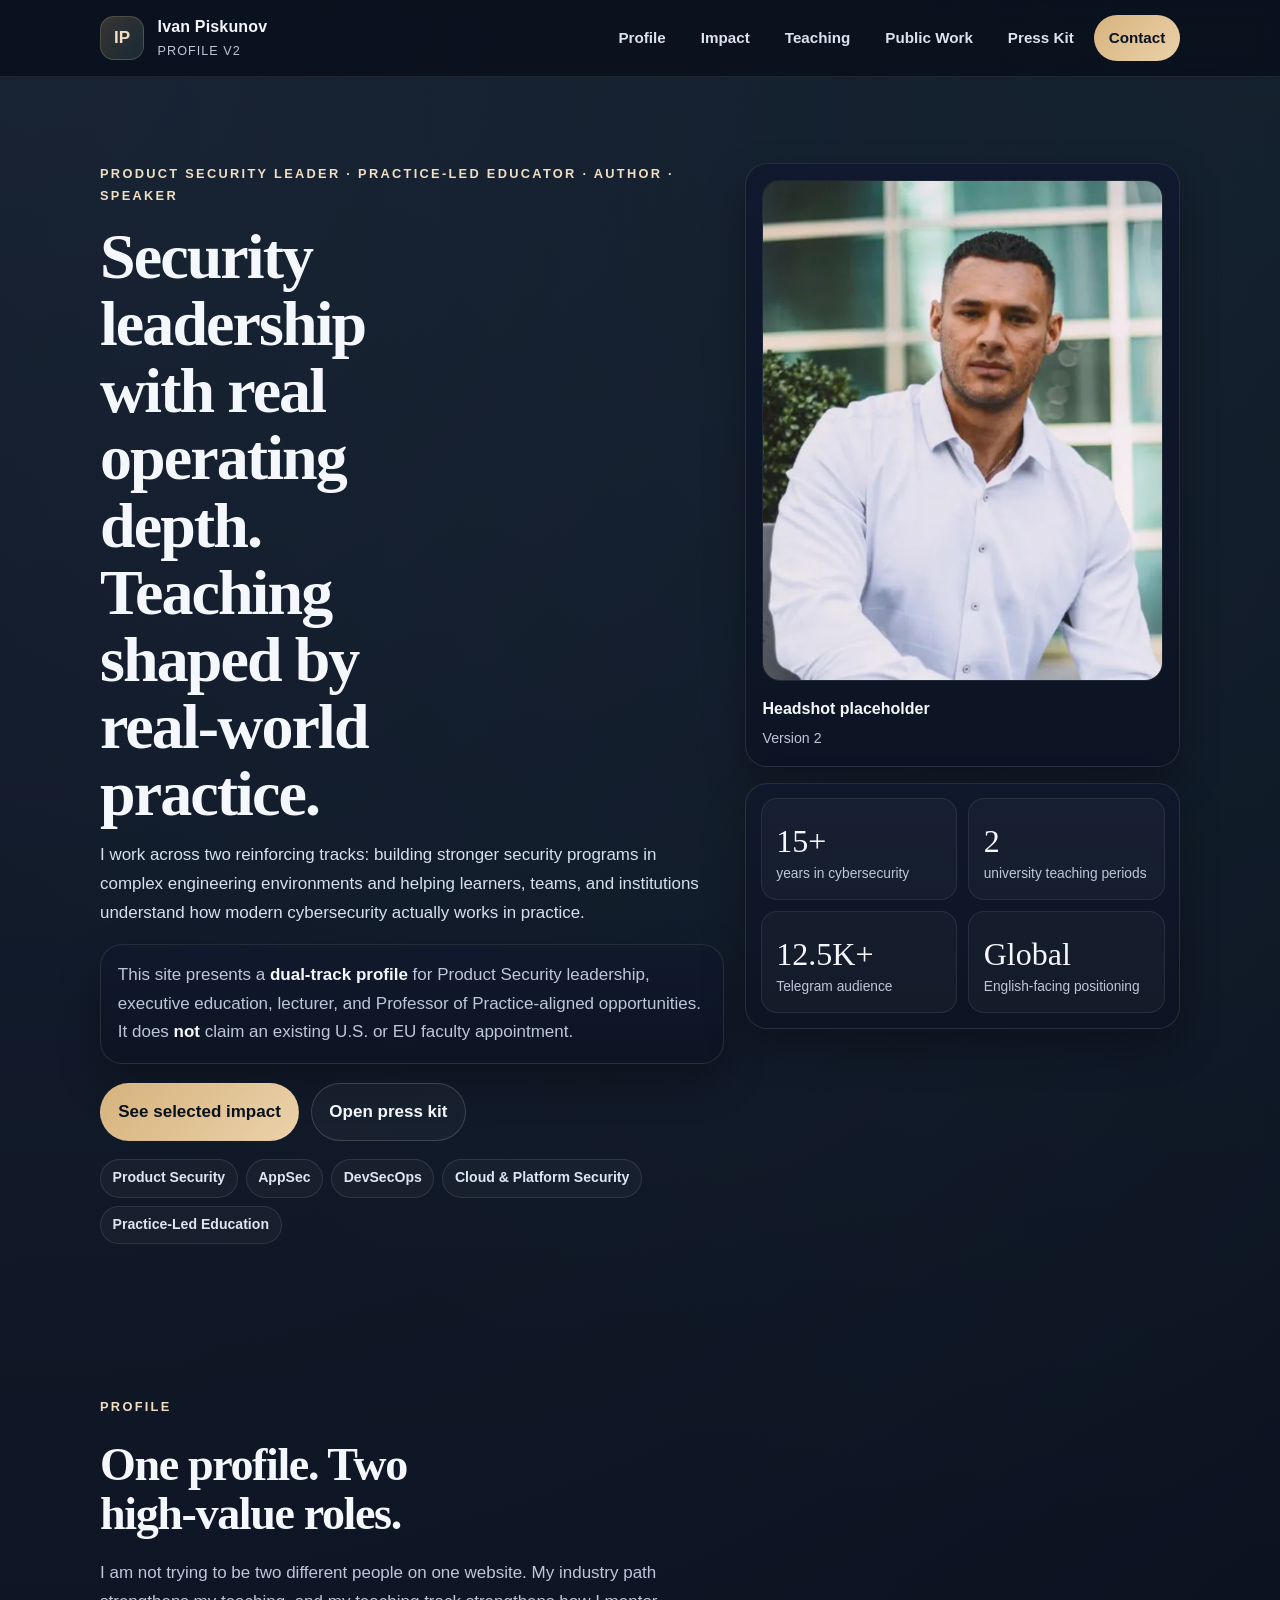
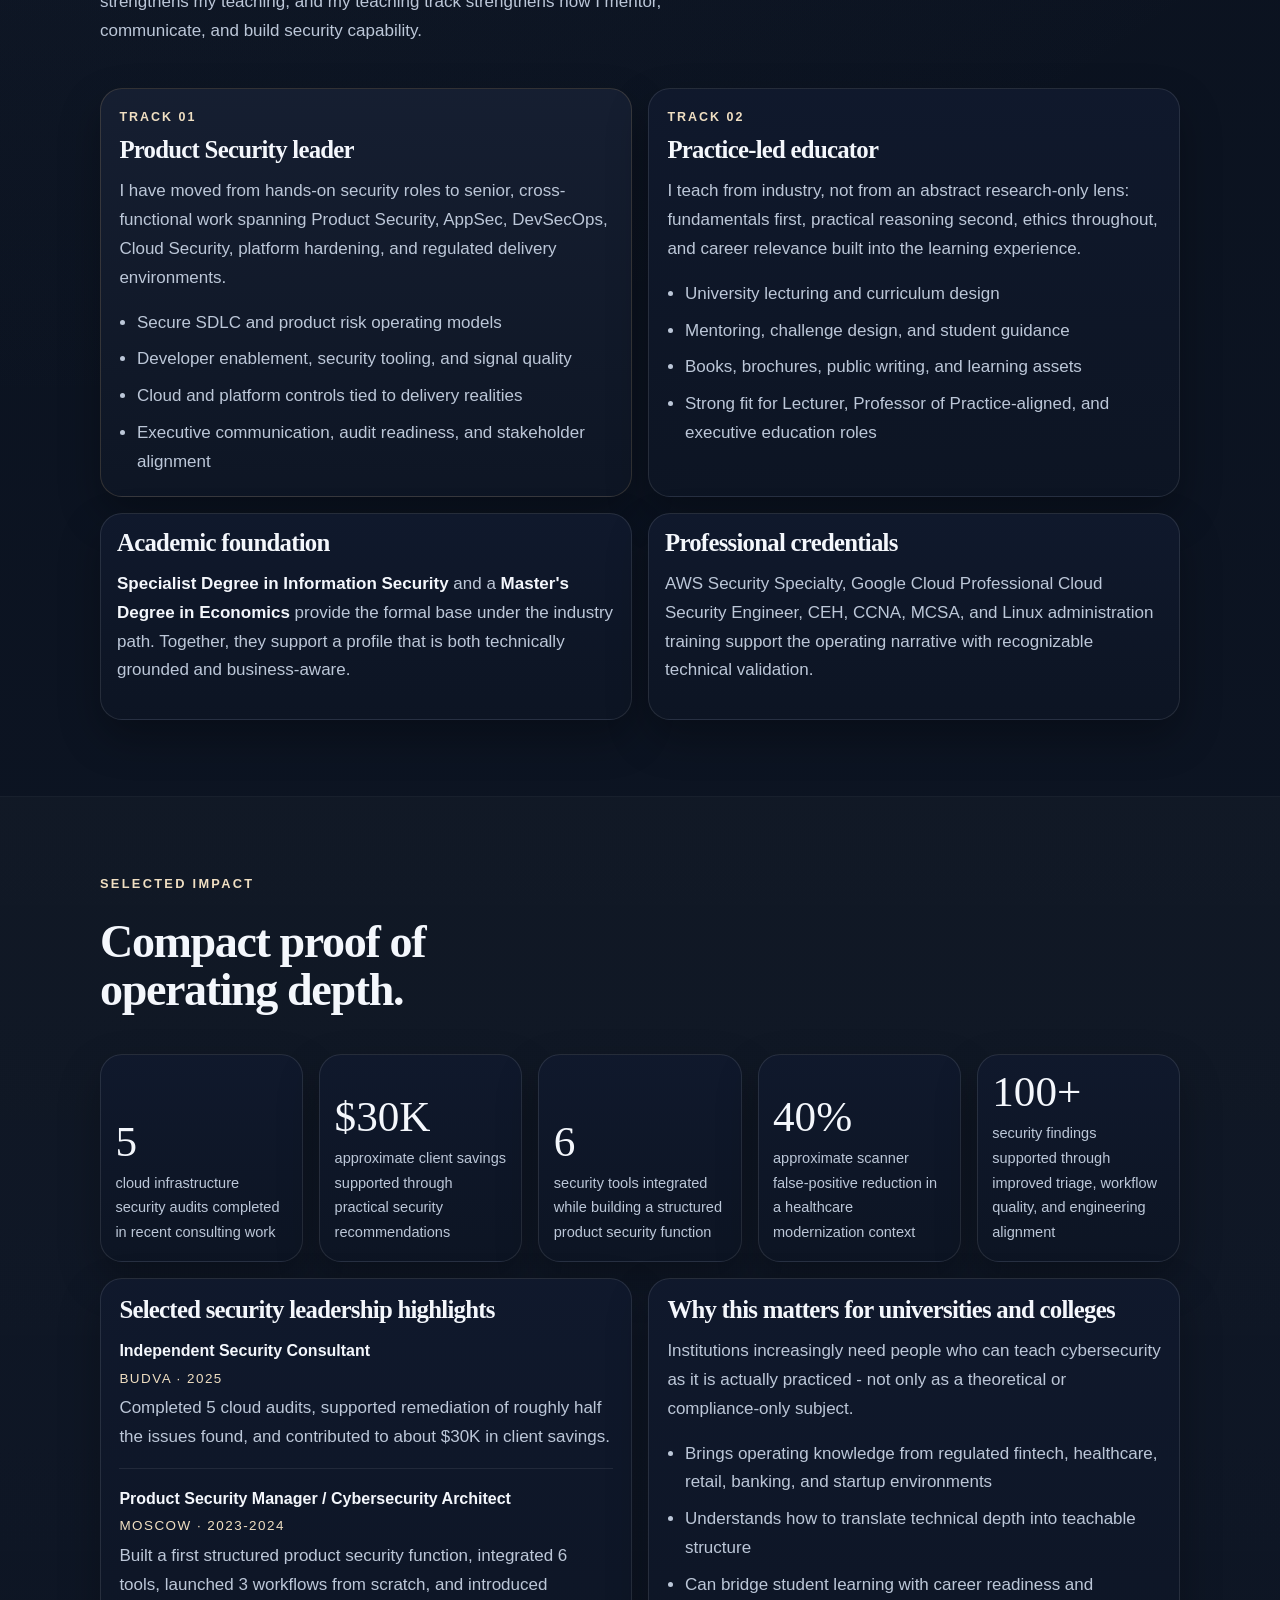
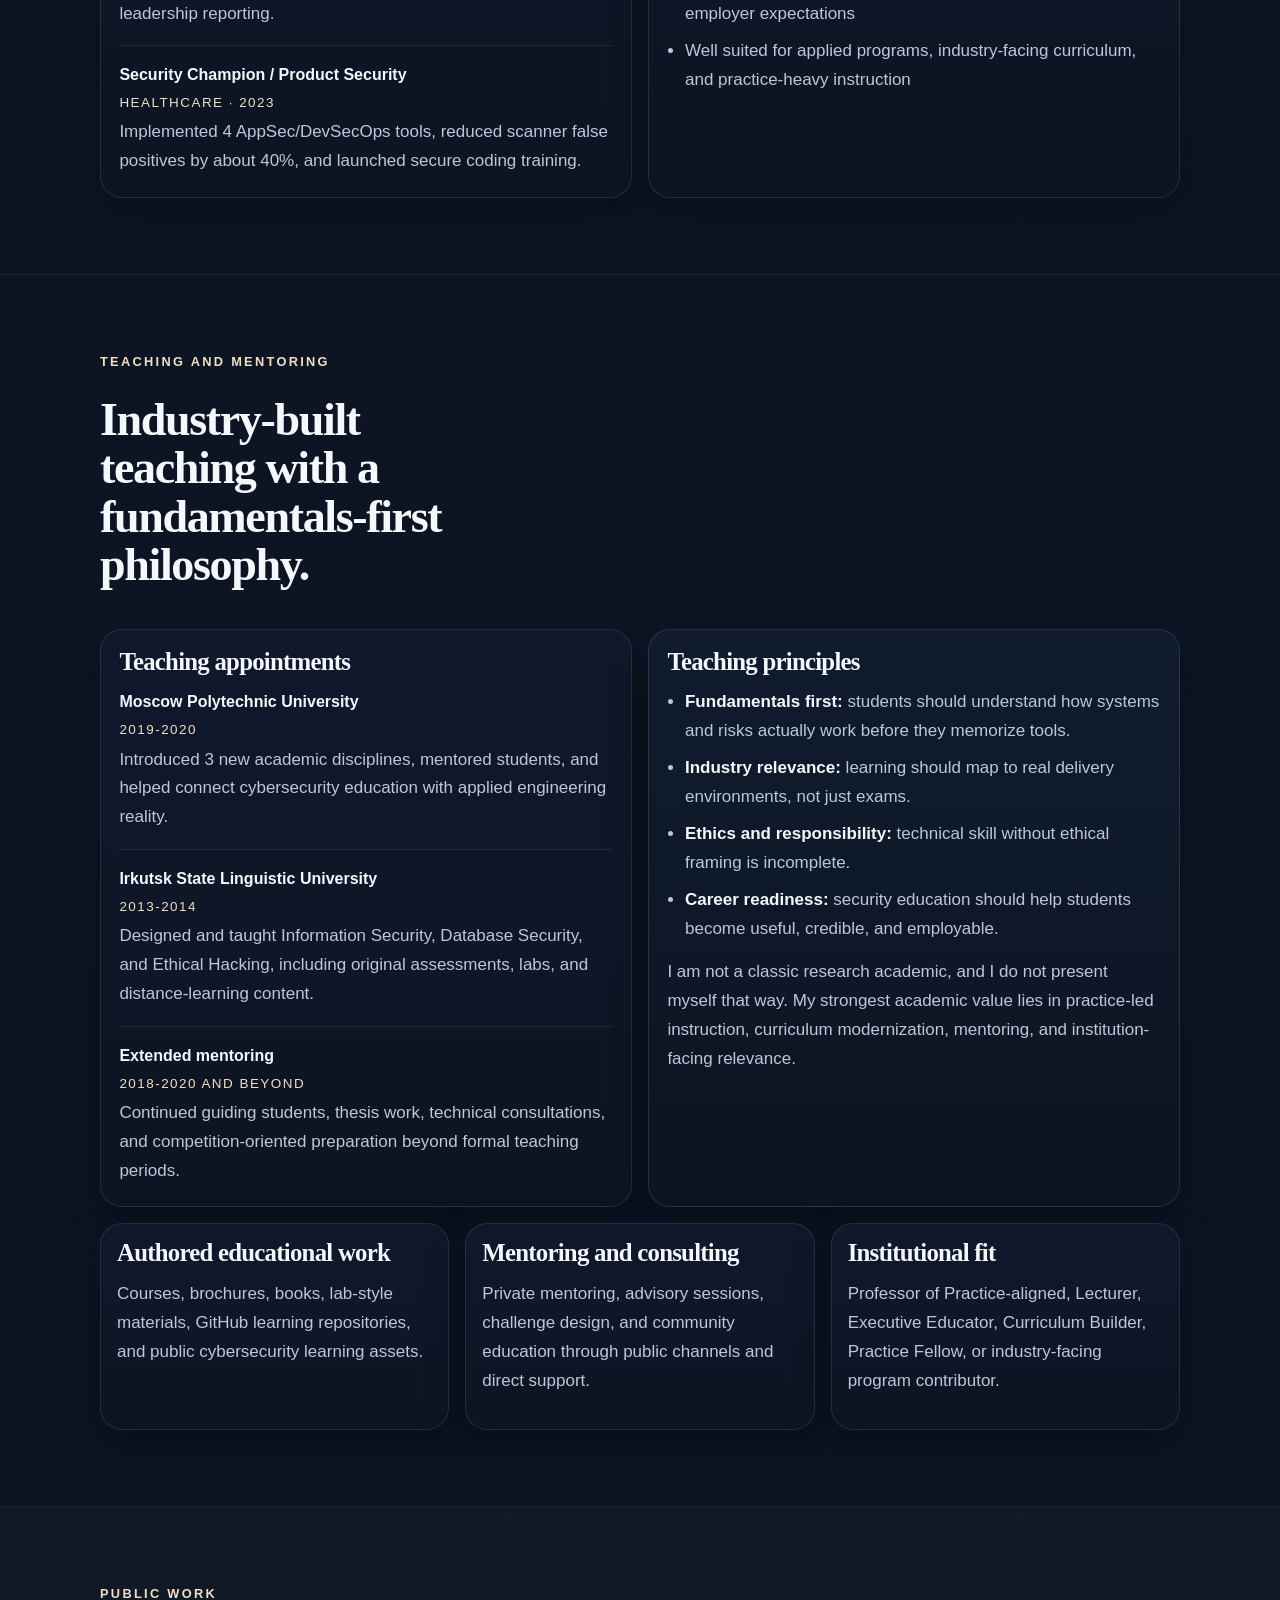
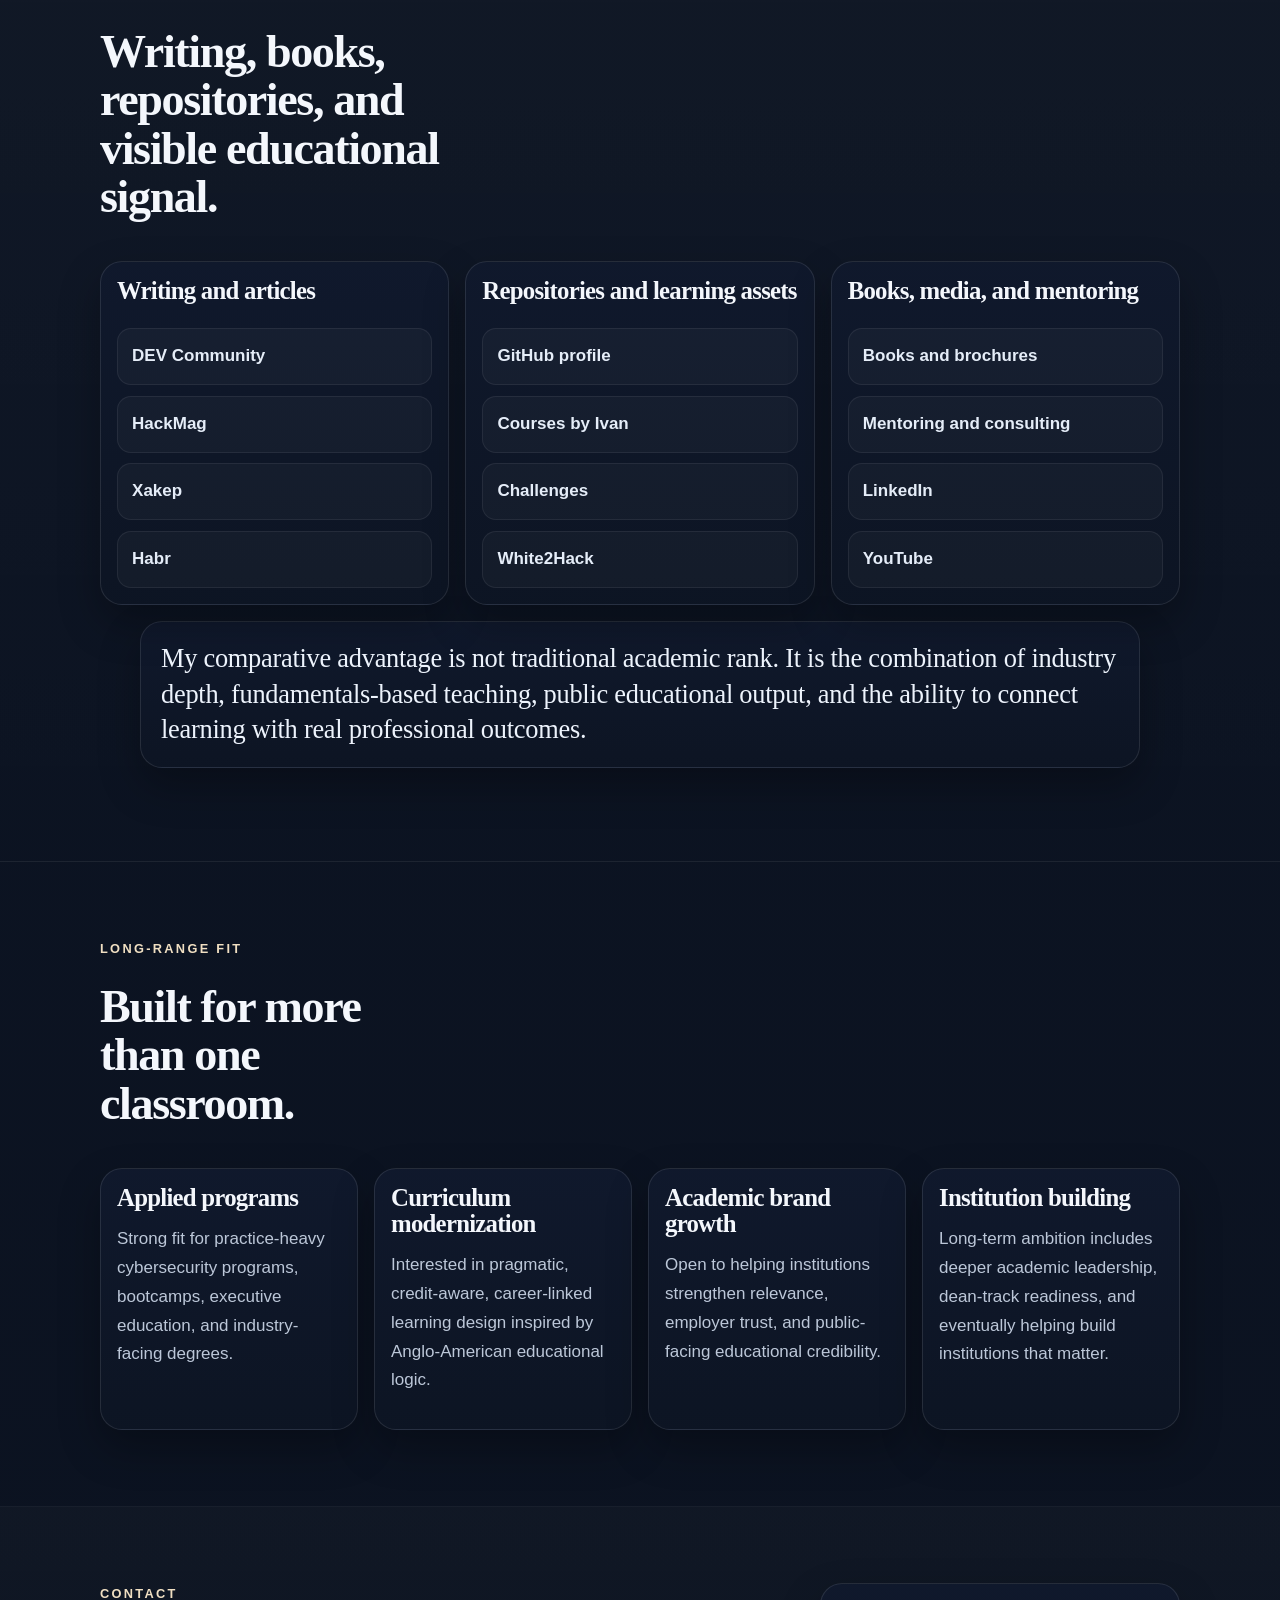
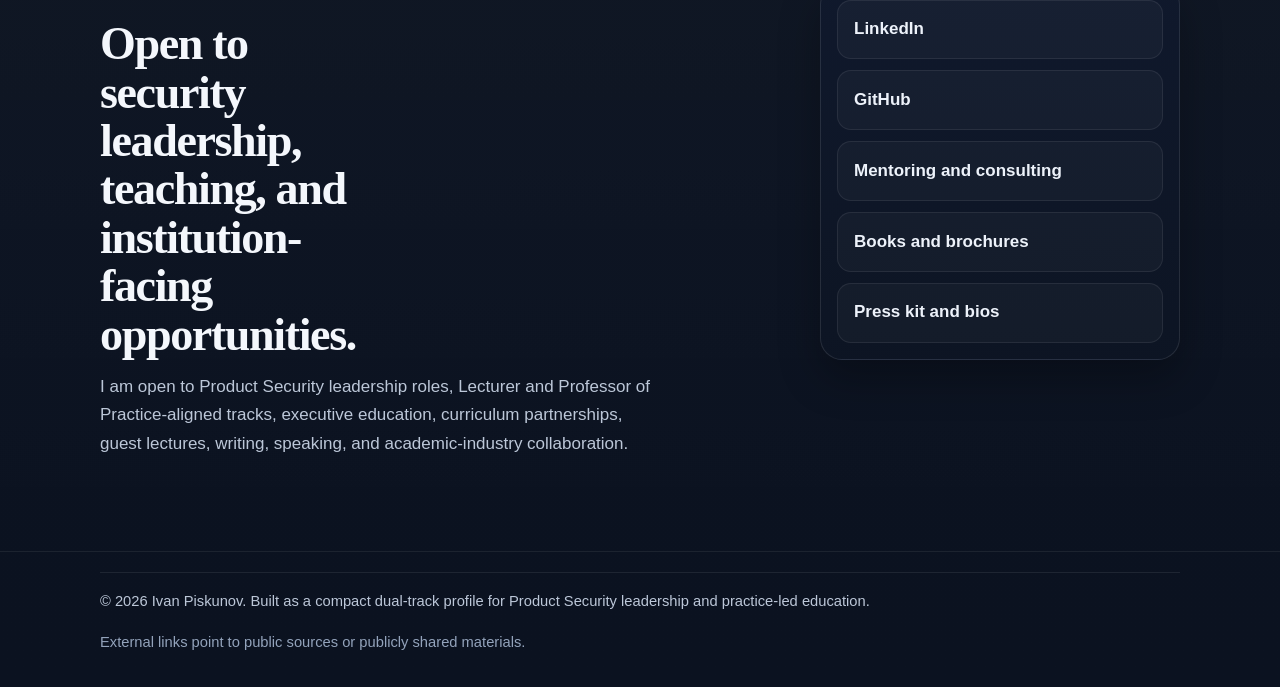
<file: index.html>
<!DOCTYPE html>
<html lang="en">
<head>
  <meta charset="UTF-8" />
  <meta name="viewport" content="width=device-width, initial-scale=1.0" />
  <title>Ivan Piskunov | Product Security Leader & Practice-Led Educator</title>
  <meta name="description" content="Compact profile of Ivan Piskunov: Product Security leader, practice-led educator, author, speaker, and mentor." />
  <meta name="theme-color" content="#0d1422" />
  <link rel="stylesheet" href="styles.css" />
</head>
<body>
  <header class="site-header">
    <div class="shell nav-shell">
      <a class="brand" href="#top">
        <span class="brand-mark">IP</span>
        <span class="brand-copy">
          <strong>Ivan Piskunov</strong>
          <small>Profile v2</small>
        </span>
      </a>
      <button class="menu-toggle" aria-label="Toggle menu" aria-expanded="false">☰</button>
      <nav class="site-nav">
        <a href="#profile">Profile</a>
        <a href="#impact">Impact</a>
        <a href="#teaching">Teaching</a>
        <a href="#public">Public Work</a>
        <a href="press-kit.html">Press Kit</a>
        <a class="nav-cta" href="#contact">Contact</a>
      </nav>
    </div>
  </header>

  <main id="top">
    <section class="hero">
      <div class="shell hero-shell">
        <div class="hero-copy">
          <p class="eyebrow">Product Security leader · Practice-led educator · Author · Speaker</p>
          <h1>Security leadership with real operating depth. Teaching shaped by real-world practice.</h1>
          <p class="lead">
            I work across two reinforcing tracks: building stronger security programs in complex engineering environments and helping learners,
            teams, and institutions understand how modern cybersecurity actually works in practice.
          </p>
          <p class="hero-note">
            This site presents a <strong>dual-track profile</strong> for Product Security leadership, executive education, lecturer,
            and Professor of Practice-aligned opportunities. It does <strong>not</strong> claim an existing U.S. or EU faculty appointment.
          </p>
          <div class="hero-actions">
            <a class="button button-primary" href="#impact">See selected impact</a>
            <a class="button button-secondary" href="press-kit.html">Open press kit</a>
          </div>
          <div class="quick-tags">
            <span>Product Security</span>
            <span>AppSec</span>
            <span>DevSecOps</span>
            <span>Cloud & Platform Security</span>
            <span>Practice-Led Education</span>
          </div>
        </div>

        <aside class="hero-aside">
          <div class="portrait-card">
            <div class="portrait-frame">
              <img src="assets/headshot-placeholder.jpg" alt="Official Ivan Piskunov" />
            </div>
            <div class="portrait-text">
              <strong>Headshot placeholder</strong>
              <small>Version 2</small>
            </div>
          </div>

          <div class="signal-card">
            <div class="signal-item"><span>15+</span><small>years in cybersecurity</small></div>
            <div class="signal-item"><span>2</span><small>university teaching periods</small></div>
            <div class="signal-item"><span>12.5K+</span><small>Telegram audience</small></div>
            <div class="signal-item"><span>Global</span><small>English-facing positioning</small></div>
          </div>
        </aside>
      </div>
    </section>

    <section class="section" id="profile">
      <div class="shell">
        <div class="section-head compact-head">
          <p class="eyebrow">Profile</p>
          <h2>One profile. Two high-value roles.</h2>
          <p class="section-intro">I am not trying to be two different people on one website. My industry path strengthens my teaching, and my teaching track strengthens how I mentor, communicate, and build security capability.</p>
        </div>

        <div class="equal-grid two-up">
          <article class="panel panel-accent">
            <p class="panel-label">Track 01</p>
            <h3>Product Security leader</h3>
            <p>I have moved from hands-on security roles to senior, cross-functional work spanning Product Security, AppSec, DevSecOps, Cloud Security, platform hardening, and regulated delivery environments.</p>
            <ul>
              <li>Secure SDLC and product risk operating models</li>
              <li>Developer enablement, security tooling, and signal quality</li>
              <li>Cloud and platform controls tied to delivery realities</li>
              <li>Executive communication, audit readiness, and stakeholder alignment</li>
            </ul>
          </article>
          <article class="panel">
            <p class="panel-label">Track 02</p>
            <h3>Practice-led educator</h3>
            <p>I teach from industry, not from an abstract research-only lens: fundamentals first, practical reasoning second, ethics throughout, and career relevance built into the learning experience.</p>
            <ul>
              <li>University lecturing and curriculum design</li>
              <li>Mentoring, challenge design, and student guidance</li>
              <li>Books, brochures, public writing, and learning assets</li>
              <li>Strong fit for Lecturer, Professor of Practice-aligned, and executive education roles</li>
            </ul>
          </article>
        </div>

        <div class="equal-grid two-up top-gap">
          <article class="panel panel-compact">
            <h3>Academic foundation</h3>
            <p><strong>Specialist Degree in Information Security</strong> and a <strong>Master's Degree in Economics</strong> provide the formal base under the industry path. Together, they support a profile that is both technically grounded and business-aware.</p>
          </article>
          <article class="panel panel-compact">
            <h3>Professional credentials</h3>
            <p>AWS Security Specialty, Google Cloud Professional Cloud Security Engineer, CEH, CCNA, MCSA, and Linux administration training support the operating narrative with recognizable technical validation.</p>
          </article>
        </div>

      </div>
    </section>

    <section class="section section-contrast" id="impact">
      <div class="shell">
        <div class="section-head compact-head">
          <p class="eyebrow">Selected impact</p>
          <h2>Compact proof of operating depth.</h2>
        </div>

        <div class="equal-grid five-up metrics-grid">
          <article class="metric-card"><span>5</span><small>cloud infrastructure security audits completed in recent consulting work</small></article>
          <article class="metric-card"><span>$30K</span><small>approximate client savings supported through practical security recommendations</small></article>
          <article class="metric-card"><span>6</span><small>security tools integrated while building a structured product security function</small></article>
          <article class="metric-card"><span>40%</span><small>approximate scanner false-positive reduction in a healthcare modernization context</small></article>
          <article class="metric-card"><span>100+</span><small>security findings supported through improved triage, workflow quality, and engineering alignment</small></article>
        </div>

        <div class="equal-grid two-up top-gap">
          <article class="panel">
            <h3>Selected security leadership highlights</h3>
            <div class="mini-timeline">
              <div class="mini-item">
                <strong>Independent Security Consultant</strong>
                <span>Budva · 2025</span>
                <p>Completed 5 cloud audits, supported remediation of roughly half the issues found, and contributed to about $30K in client savings.</p>
              </div>
              <div class="mini-item">
                <strong>Product Security Manager / Cybersecurity Architect</strong>
                <span>Moscow · 2023-2024</span>
                <p>Built a first structured product security function, integrated 6 tools, launched 3 workflows from scratch, and introduced leadership reporting.</p>
              </div>
              <div class="mini-item">
                <strong>Security Champion / Product Security</strong>
                <span>Healthcare · 2023</span>
                <p>Implemented 4 AppSec/DevSecOps tools, reduced scanner false positives by about 40%, and launched secure coding training.</p>
              </div>
            </div>
          </article>

          <article class="panel panel-tight">
            <h3>Why this matters for universities and colleges</h3>
            <p>Institutions increasingly need people who can teach cybersecurity as it is actually practiced - not only as a theoretical or compliance-only subject.</p>
            <ul>
              <li>Brings operating knowledge from regulated fintech, healthcare, retail, banking, and startup environments</li>
              <li>Understands how to translate technical depth into teachable structure</li>
              <li>Can bridge student learning with career readiness and employer expectations</li>
              <li>Well suited for applied programs, industry-facing curriculum, and practice-heavy instruction</li>
            </ul>
          </article>
        </div>
      </div>
    </section>

    <section class="section" id="teaching">
      <div class="shell">
        <div class="section-head compact-head">
          <p class="eyebrow">Teaching and mentoring</p>
          <h2>Industry-built teaching with a fundamentals-first philosophy.</h2>
        </div>

        <div class="equal-grid two-up">
          <article class="panel">
            <h3>Teaching appointments</h3>
            <div class="mini-timeline">
              <div class="mini-item">
                <strong>Moscow Polytechnic University</strong>
                <span>2019-2020</span>
                <p>Introduced 3 new academic disciplines, mentored students, and helped connect cybersecurity education with applied engineering reality.</p>
              </div>
              <div class="mini-item">
                <strong>Irkutsk State Linguistic University</strong>
                <span>2013-2014</span>
                <p>Designed and taught Information Security, Database Security, and Ethical Hacking, including original assessments, labs, and distance-learning content.</p>
              </div>
              <div class="mini-item">
                <strong>Extended mentoring</strong>
                <span>2018-2020 and beyond</span>
                <p>Continued guiding students, thesis work, technical consultations, and competition-oriented preparation beyond formal teaching periods.</p>
              </div>
            </div>
          </article>

          <article class="panel panel-accent-soft">
            <h3>Teaching principles</h3>
            <ul>
              <li><strong>Fundamentals first:</strong> students should understand how systems and risks actually work before they memorize tools.</li>
              <li><strong>Industry relevance:</strong> learning should map to real delivery environments, not just exams.</li>
              <li><strong>Ethics and responsibility:</strong> technical skill without ethical framing is incomplete.</li>
              <li><strong>Career readiness:</strong> security education should help students become useful, credible, and employable.</li>
            </ul>
            <p class="top-gap-small">I am not a classic research academic, and I do not present myself that way. My strongest academic value lies in practice-led instruction, curriculum modernization, mentoring, and institution-facing relevance.</p>
          </article>
        </div>

        <div class="equal-grid three-up top-gap">
          <article class="panel panel-compact">
            <h3>Authored educational work</h3>
            <p>Courses, brochures, books, lab-style materials, GitHub learning repositories, and public cybersecurity learning assets.</p>
          </article>
          <article class="panel panel-compact">
            <h3>Mentoring and consulting</h3>
            <p>Private mentoring, advisory sessions, challenge design, and community education through public channels and direct support.</p>
          </article>
          <article class="panel panel-compact">
            <h3>Institutional fit</h3>
            <p>Professor of Practice-aligned, Lecturer, Executive Educator, Curriculum Builder, Practice Fellow, or industry-facing program contributor.</p>
          </article>
        </div>
      </div>
    </section>

    <section class="section section-contrast" id="public">
      <div class="shell">
        <div class="section-head compact-head">
          <p class="eyebrow">Public work</p>
          <h2>Writing, books, repositories, and visible educational signal.</h2>
        </div>

        <div class="equal-grid three-up">
          <article class="link-panel">
            <h3>Writing and articles</h3>
            <a href="https://dev.to/d3one" target="_blank" rel="noreferrer">DEV Community</a>
            <a href="https://hackmag.com/author/g14vano" target="_blank" rel="noreferrer">HackMag</a>
            <a href="https://xakep.ru/author/g14vano/" target="_blank" rel="noreferrer">Xakep</a>
            <a href="https://habr.com/ru/users/D3One/" target="_blank" rel="noreferrer">Habr</a>
          </article>
          <article class="link-panel">
            <h3>Repositories and learning assets</h3>
            <a href="https://github.com/D3One" target="_blank" rel="noreferrer">GitHub profile</a>
            <a href="https://github.com/D3One/Courses-by-Ivan" target="_blank" rel="noreferrer">Courses by Ivan</a>
            <a href="https://github.com/D3One/Challenges" target="_blank" rel="noreferrer">Challenges</a>
            <a href="https://github.com/D3One/White2Hack" target="_blank" rel="noreferrer">White2Hack</a>
          </article>
          <article class="link-panel">
            <h3>Books, media, and mentoring</h3>
            <a href="https://ivan14piskunov.gumroad.com/" target="_blank" rel="noreferrer">Books and brochures</a>
            <a href="https://linktr.ee/w2hack" target="_blank" rel="noreferrer">Mentoring and consulting</a>
            <a href="https://www.linkedin.com/in/ivan-piskunov/" target="_blank" rel="noreferrer">LinkedIn</a>
            <a href="https://www.youtube.com/@ivanpiskunovcybersecuritye5087" target="_blank" rel="noreferrer">YouTube</a>
          </article>
        </div>

        <blockquote class="statement-card top-gap">
          <p>My comparative advantage is not traditional academic rank. It is the combination of industry depth, fundamentals-based teaching, public educational output, and the ability to connect learning with real professional outcomes.</p>
        </blockquote>
      </div>
    </section>

    <section class="section" id="future-fit">
      <div class="shell">
        <div class="section-head compact-head">
          <p class="eyebrow">Long-range fit</p>
          <h2>Built for more than one classroom.</h2>
        </div>
        <div class="equal-grid four-up">
          <article class="panel panel-compact"><h3>Applied programs</h3><p>Strong fit for practice-heavy cybersecurity programs, bootcamps, executive education, and industry-facing degrees.</p></article>
          <article class="panel panel-compact"><h3>Curriculum modernization</h3><p>Interested in pragmatic, credit-aware, career-linked learning design inspired by Anglo-American educational logic.</p></article>
          <article class="panel panel-compact"><h3>Academic brand growth</h3><p>Open to helping institutions strengthen relevance, employer trust, and public-facing educational credibility.</p></article>
          <article class="panel panel-compact"><h3>Institution building</h3><p>Long-term ambition includes deeper academic leadership, dean-track readiness, and eventually helping build institutions that matter.</p></article>
        </div>
      </div>
    </section>

    <section class="section section-contrast" id="contact">
      <div class="shell contact-shell">
        <div>
          <p class="eyebrow">Contact</p>
          <h2>Open to security leadership, teaching, and institution-facing opportunities.</h2>
          <p class="section-intro">I am open to Product Security leadership roles, Lecturer and Professor of Practice-aligned tracks, executive education, curriculum partnerships, guest lectures, writing, speaking, and academic-industry collaboration.</p>
        </div>
        <div class="contact-card">
          <a href="https://www.linkedin.com/in/ivan-piskunov/" target="_blank" rel="noreferrer">LinkedIn</a>
          <a href="https://github.com/D3One" target="_blank" rel="noreferrer">GitHub</a>
          <a href="https://linktr.ee/w2hack" target="_blank" rel="noreferrer">Mentoring and consulting</a>
          <a href="https://ivan14piskunov.gumroad.com/" target="_blank" rel="noreferrer">Books and brochures</a>
          <a href="press-kit.html">Press kit and bios</a>
        </div>
      </div>
    </section>
  </main>

  <footer class="site-footer">
    <div class="shell footer-shell">
      <p>© <span id="year"></span> Ivan Piskunov. Built as a compact dual-track profile for Product Security leadership and practice-led education.</p>
      <p class="footer-note">External links point to public sources or publicly shared materials.</p>
    </div>
  </footer>

  <script src="script.js"></script>
</body>
</html>
</file>
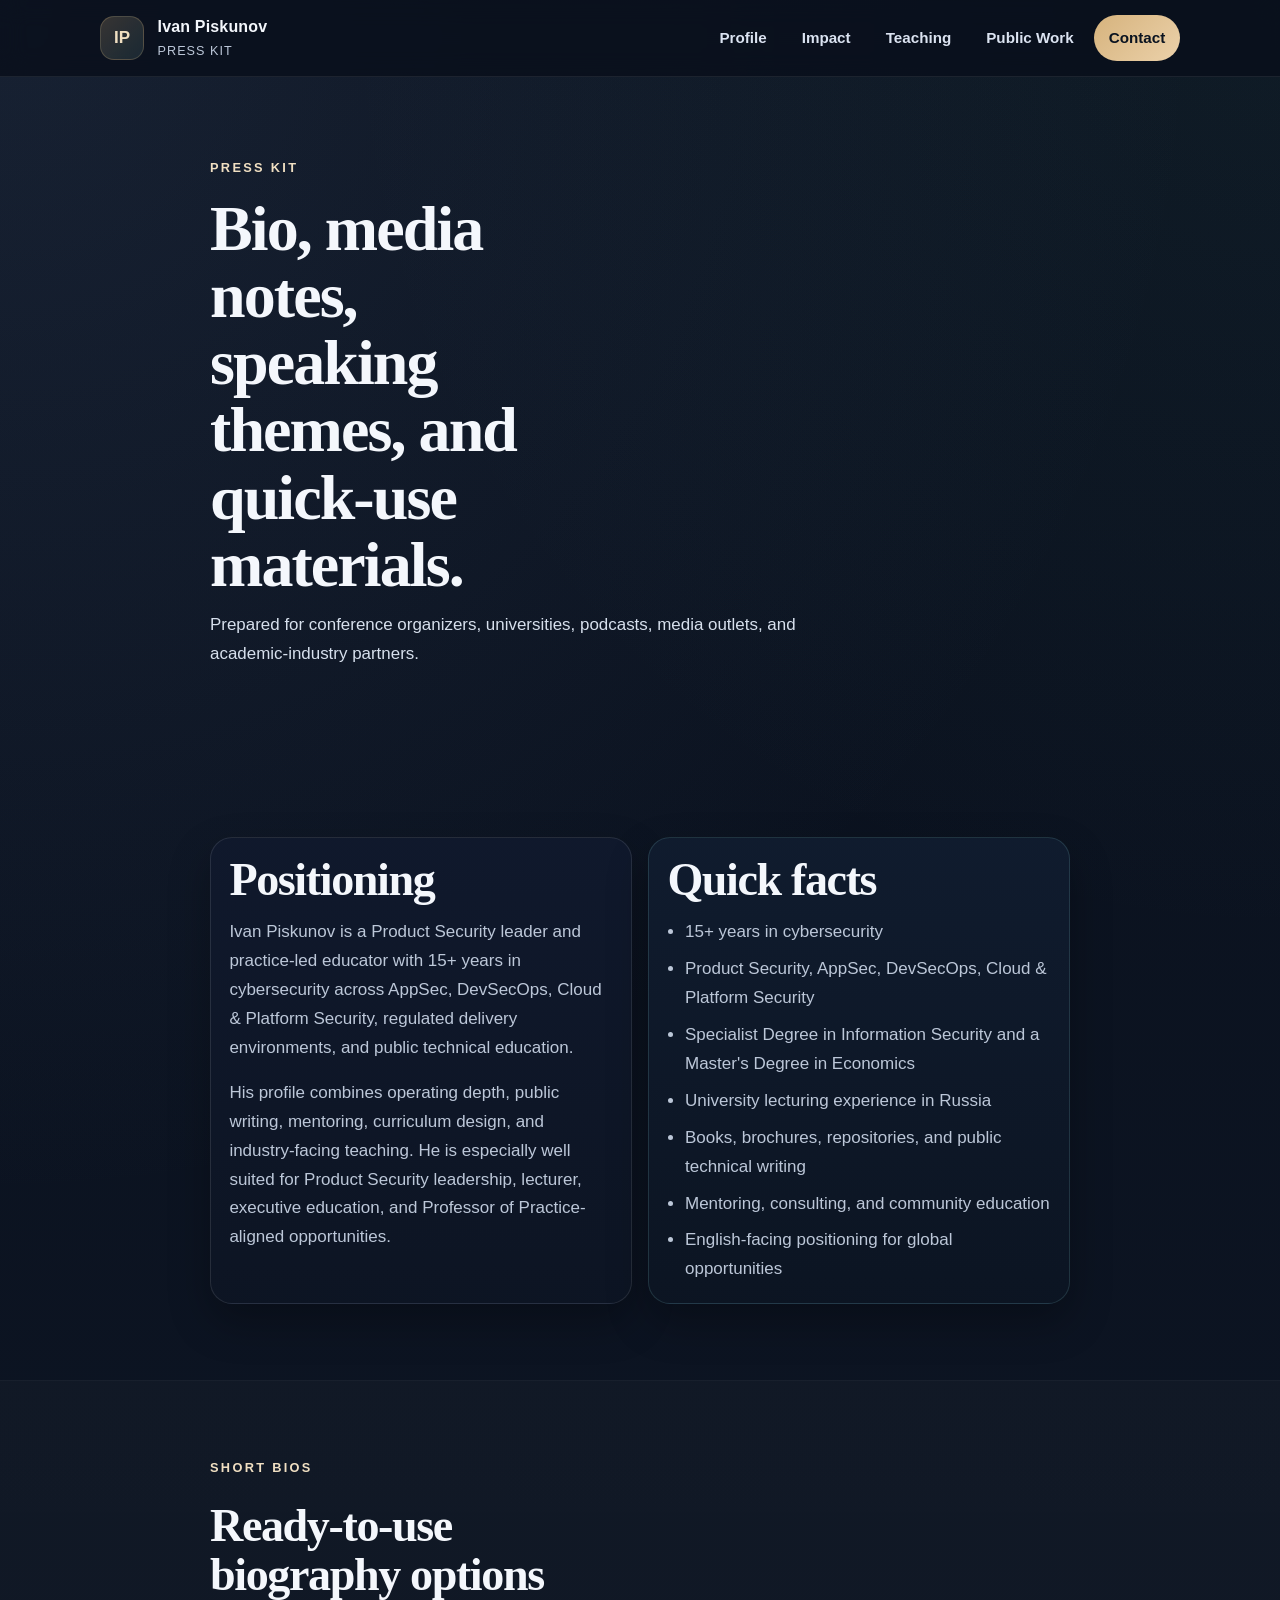
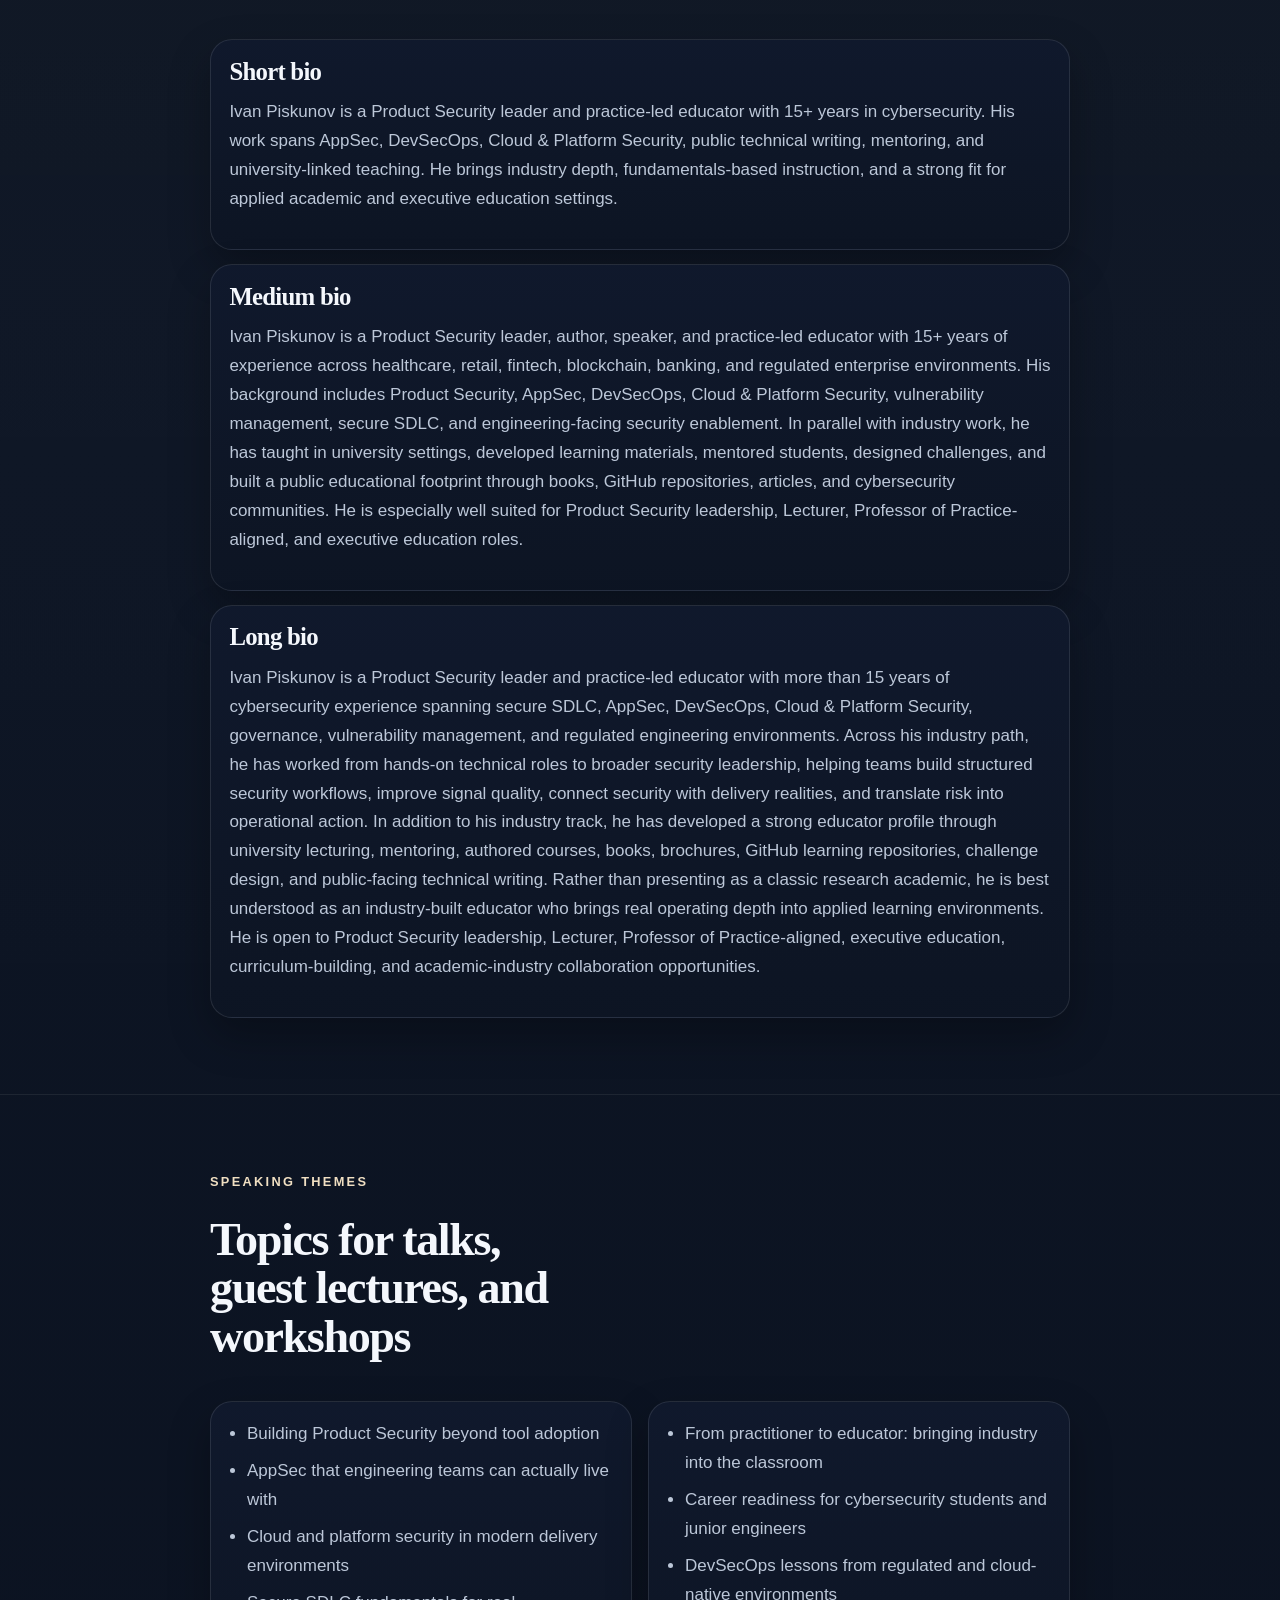
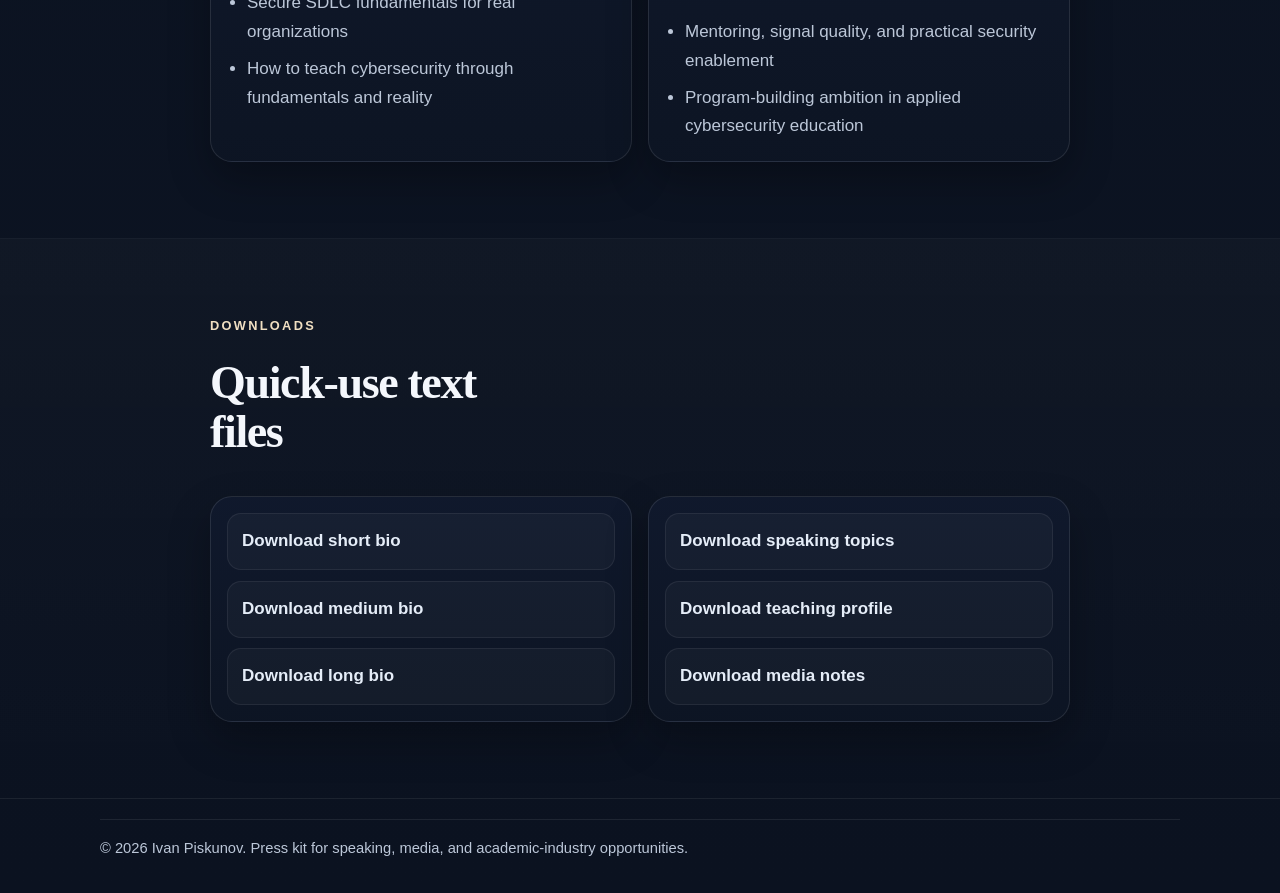
<file: press-kit.html>
<!DOCTYPE html>
<html lang="en">
<head>
  <meta charset="UTF-8" />
  <meta name="viewport" content="width=device-width, initial-scale=1.0" />
  <title>Ivan Piskunov | Press Kit</title>
  <meta name="description" content="Press kit, bios, speaking topics, and media notes for Ivan Piskunov." />
  <link rel="stylesheet" href="styles.css" />
</head>
<body>
  <header class="site-header">
    <div class="shell nav-shell">
      <a class="brand" href="index.html">
        <span class="brand-mark">IP</span>
        <span class="brand-copy">
          <strong>Ivan Piskunov</strong>
          <small>Press Kit</small>
        </span>
      </a>
      <nav class="site-nav always-on">
        <a href="index.html#profile">Profile</a>
        <a href="index.html#impact">Impact</a>
        <a href="index.html#teaching">Teaching</a>
        <a href="index.html#public">Public Work</a>
        <a class="nav-cta" href="index.html#contact">Contact</a>
      </nav>
    </div>
  </header>

  <main>
    <section class="section hero hero-subpage">
      <div class="shell narrow-shell">
        <p class="eyebrow">Press kit</p>
        <h1>Bio, media notes, speaking themes, and quick-use materials.</h1>
        <p class="lead">Prepared for conference organizers, universities, podcasts, media outlets, and academic-industry partners.</p>
      </div>
    </section>

    <section class="section">
      <div class="shell narrow-shell">
        <div class="equal-grid two-up">
          <article class="panel">
            <h2>Positioning</h2>
            <p>Ivan Piskunov is a Product Security leader and practice-led educator with 15+ years in cybersecurity across AppSec, DevSecOps, Cloud & Platform Security, regulated delivery environments, and public technical education.</p>
            <p>His profile combines operating depth, public writing, mentoring, curriculum design, and industry-facing teaching. He is especially well suited for Product Security leadership, lecturer, executive education, and Professor of Practice-aligned opportunities.</p>
          </article>
          <article class="panel panel-accent-soft">
            <h2>Quick facts</h2>
            <ul>
              <li>15+ years in cybersecurity</li>
              <li>Product Security, AppSec, DevSecOps, Cloud & Platform Security</li>
              <li>Specialist Degree in Information Security and a Master's Degree in Economics</li>
              <li>University lecturing experience in Russia</li>
              <li>Books, brochures, repositories, and public technical writing</li>
              <li>Mentoring, consulting, and community education</li>
              <li>English-facing positioning for global opportunities</li>
            </ul>
          </article>
        </div>
      </div>
    </section>

    <section class="section section-contrast">
      <div class="shell narrow-shell">
        <div class="section-head compact-head">
          <p class="eyebrow">Short bios</p>
          <h2>Ready-to-use biography options</h2>
        </div>

        <article class="panel top-gap-small">
          <h3>Short bio</h3>
          <p>Ivan Piskunov is a Product Security leader and practice-led educator with 15+ years in cybersecurity. His work spans AppSec, DevSecOps, Cloud & Platform Security, public technical writing, mentoring, and university-linked teaching. He brings industry depth, fundamentals-based instruction, and a strong fit for applied academic and executive education settings.</p>
        </article>

        <article class="panel top-gap-small">
          <h3>Medium bio</h3>
          <p>Ivan Piskunov is a Product Security leader, author, speaker, and practice-led educator with 15+ years of experience across healthcare, retail, fintech, blockchain, banking, and regulated enterprise environments. His background includes Product Security, AppSec, DevSecOps, Cloud & Platform Security, vulnerability management, secure SDLC, and engineering-facing security enablement. In parallel with industry work, he has taught in university settings, developed learning materials, mentored students, designed challenges, and built a public educational footprint through books, GitHub repositories, articles, and cybersecurity communities. He is especially well suited for Product Security leadership, Lecturer, Professor of Practice-aligned, and executive education roles.</p>
        </article>

        <article class="panel top-gap-small">
          <h3>Long bio</h3>
          <p>Ivan Piskunov is a Product Security leader and practice-led educator with more than 15 years of cybersecurity experience spanning secure SDLC, AppSec, DevSecOps, Cloud & Platform Security, governance, vulnerability management, and regulated engineering environments. Across his industry path, he has worked from hands-on technical roles to broader security leadership, helping teams build structured security workflows, improve signal quality, connect security with delivery realities, and translate risk into operational action. In addition to his industry track, he has developed a strong educator profile through university lecturing, mentoring, authored courses, books, brochures, GitHub learning repositories, challenge design, and public-facing technical writing. Rather than presenting as a classic research academic, he is best understood as an industry-built educator who brings real operating depth into applied learning environments. He is open to Product Security leadership, Lecturer, Professor of Practice-aligned, executive education, curriculum-building, and academic-industry collaboration opportunities.</p>
        </article>
      </div>
    </section>

    <section class="section">
      <div class="shell narrow-shell">
        <div class="section-head compact-head">
          <p class="eyebrow">Speaking themes</p>
          <h2>Topics for talks, guest lectures, and workshops</h2>
        </div>
        <div class="equal-grid two-up top-gap">
          <article class="panel">
            <ul>
              <li>Building Product Security beyond tool adoption</li>
              <li>AppSec that engineering teams can actually live with</li>
              <li>Cloud and platform security in modern delivery environments</li>
              <li>Secure SDLC fundamentals for real organizations</li>
              <li>How to teach cybersecurity through fundamentals and reality</li>
            </ul>
          </article>
          <article class="panel">
            <ul>
              <li>From practitioner to educator: bringing industry into the classroom</li>
              <li>Career readiness for cybersecurity students and junior engineers</li>
              <li>DevSecOps lessons from regulated and cloud-native environments</li>
              <li>Mentoring, signal quality, and practical security enablement</li>
              <li>Program-building ambition in applied cybersecurity education</li>
            </ul>
          </article>
        </div>
      </div>
    </section>

    <section class="section section-contrast">
      <div class="shell narrow-shell">
        <div class="section-head compact-head">
          <p class="eyebrow">Downloads</p>
          <h2>Quick-use text files</h2>
        </div>
        <div class="equal-grid two-up top-gap">
          <article class="link-panel">
            <a href="downloads/short-bio.txt">Download short bio</a>
            <a href="downloads/medium-bio.txt">Download medium bio</a>
            <a href="downloads/long-bio.txt">Download long bio</a>
          </article>
          <article class="link-panel">
            <a href="downloads/speaking-topics.txt">Download speaking topics</a>
            <a href="downloads/teaching-profile.md">Download teaching profile</a>
            <a href="downloads/media-notes.txt">Download media notes</a>
          </article>
        </div>
      </div>
    </section>
  </main>

  <footer class="site-footer">
    <div class="shell footer-shell">
      <p>© <span id="year"></span> Ivan Piskunov. Press kit for speaking, media, and academic-industry opportunities.</p>
    </div>
  </footer>

  <script src="script.js"></script>
</body>
</html>
</file>
<file: styles.css>
:root {
  --bg: #0b1220;
  --bg-2: #10192d;
  --bg-3: #0e1728;
  --panel: rgba(15, 23, 38, 0.96);
  --panel-2: rgba(19, 30, 49, 0.96);
  --text: #f4f7fc;
  --muted: #bcc7d8;
  --line: rgba(255, 255, 255, 0.10);
  --line-2: rgba(255, 255, 255, 0.16);
  --gold: #d6b37d;
  --gold-2: #f0dfc2;
  --cyan: #8bd5d2;
  --shadow: 0 18px 42px rgba(0, 0, 0, 0.28);
  --radius: 22px;
  --radius-sm: 16px;
  --shell: 1080px;
  --font-body: Inter, -apple-system, BlinkMacSystemFont, "Segoe UI", Roboto, Helvetica, Arial, sans-serif;
  --font-head: "Iowan Old Style", "Palatino Linotype", Palatino, Georgia, serif;
}
* { box-sizing: border-box; }
html { scroll-behavior: smooth; }
body {
  margin: 0;
  background:
    radial-gradient(circle at top left, rgba(99, 126, 173, 0.15), transparent 28%),
    radial-gradient(circle at top right, rgba(79, 154, 149, 0.08), transparent 22%),
    linear-gradient(180deg, #0a111d 0%, #0d1524 50%, #0b1220 100%);
  color: var(--text);
  font-family: var(--font-body);
  font-size: 17px;
  line-height: 1.7;
  -webkit-font-smoothing: antialiased;
  text-rendering: optimizeLegibility;
}
a { color: inherit; text-decoration: none; }
img { max-width: 100%; display: block; }
p { margin: 0 0 1rem; color: var(--muted); }
ul { margin: 0; padding-left: 1.1rem; color: var(--muted); }
li + li { margin-top: .5rem; }
strong { color: var(--text); }
small { color: var(--muted); }
h1, h2, h3 {
  margin: 0 0 .85rem;
  color: var(--text);
  font-family: var(--font-head);
  line-height: 1.05;
  letter-spacing: -0.03em;
}
h1 { font-size: clamp(2.65rem, 5vw, 4.85rem); max-width: 11.5ch; }
h2 { font-size: clamp(2rem, 3.6vw, 3rem); max-width: 13ch; }
h3 { font-size: clamp(1.22rem, 2vw, 1.55rem); }
.shell { width: min(var(--shell), calc(100% - 2rem)); margin: 0 auto; }
.narrow-shell { width: min(860px, calc(100% - 2rem)); margin: 0 auto; }
.section, .hero { padding: 4.75rem 0; }
.hero { padding-top: 5.4rem; }
.site-header {
  position: sticky; top: 0; z-index: 50;
  background: rgba(9, 15, 27, 0.82);
  backdrop-filter: blur(12px);
  border-bottom: 1px solid rgba(255, 255, 255, 0.08);
}
.nav-shell { min-height: 76px; display: flex; align-items: center; justify-content: space-between; gap: 1rem; }
.brand { display: inline-flex; align-items: center; gap: .85rem; }
.brand-mark {
  width: 44px; height: 44px; border-radius: 14px; display: grid; place-items: center;
  background: linear-gradient(135deg, rgba(214,179,125,.22), rgba(139,213,210,.12));
  border: 1px solid rgba(214,179,125,.24); color: var(--gold-2); font-weight: 800;
}
.brand-copy { display: grid; gap: .06rem; }
.brand-copy strong { font-size: 1rem; letter-spacing: .01em; }
.brand-copy small { font-size: .79rem; text-transform: uppercase; letter-spacing: .08em; }
.site-nav { display: flex; flex-wrap: wrap; gap: .35rem; align-items: center; }
.site-nav a {
  padding: .62rem .92rem; border-radius: 999px; color: #dbe3f1; font-weight: 650; font-size: .95rem;
  transition: .18s ease;
}
.site-nav a:hover { background: rgba(255,255,255,.06); color: var(--text); }
.site-nav .nav-cta {
  color: #0a1320; background: linear-gradient(135deg, var(--gold), #ebd1aa);
}
.site-nav .nav-cta:hover { background: linear-gradient(135deg, #debf8a, #f0dfc3); color: #0a1320; }
.menu-toggle {
  display: none; border: 0; background: rgba(255,255,255,.06); color: var(--text);
  width: 42px; height: 42px; border-radius: 12px; font-size: 1.1rem; cursor: pointer;
}
.hero-shell { display: grid; grid-template-columns: 1.12fr .78fr; gap: 1.35rem; align-items: start; }
.hero-copy, .hero-aside { min-width: 0; }
.eyebrow {
  margin: 0 0 1rem; color: var(--gold-2); font-size: .8rem; text-transform: uppercase; letter-spacing: .18em; font-weight: 800;
}
.lead { max-width: 65ch; font-size: 1.06rem; color: #d7e0ed; }
.hero-note, .panel, .portrait-card, .signal-card, .metric-card, .link-panel, .statement-card, .contact-card {
  background: linear-gradient(180deg, rgba(16,25,45,.98), rgba(13,21,36,.98));
  border: 1px solid var(--line); border-radius: var(--radius); box-shadow: var(--shadow);
}
.hero-note { padding: 1rem 1.05rem; margin: 1rem 0 0; }
.hero-actions { display: flex; gap: .75rem; flex-wrap: wrap; margin-top: 1.2rem; }
.button {
  display: inline-flex; align-items: center; justify-content: center; min-height: 48px; padding: .82rem 1.08rem;
  border-radius: 999px; border: 1px solid transparent; font-weight: 700; transition: .18s ease;
}
.button-primary { background: linear-gradient(135deg, var(--gold), #ebd1aa); color: #09111c; }
.button-primary:hover { transform: translateY(-1px); }
.button-secondary { background: rgba(255,255,255,.03); border-color: var(--line-2); color: var(--text); }
.button-secondary:hover { background: rgba(255,255,255,.06); }
.quick-tags { display: flex; gap: .5rem; flex-wrap: wrap; margin-top: 1.15rem; }
.quick-tags span {
  display: inline-flex; align-items: center; min-height: 34px; padding: .4rem .72rem; border-radius: 999px;
  border: 1px solid rgba(255,255,255,.10); background: rgba(255,255,255,.03); color: #dde6f3; font-size: .88rem; font-weight: 650;
}
.hero-aside { display: grid; gap: 1rem; }
.portrait-card { padding: 1rem; }
.portrait-frame {
  border-radius: 18px; overflow: hidden; border: 1px solid rgba(255,255,255,.08); background: linear-gradient(180deg, #10192a, #0a1220);
  aspect-ratio: 4 / 5; display: grid; place-items: center;
}
.portrait-frame img { width: 100%; height: 100%; object-fit: cover; }
.portrait-text { display: grid; gap: .25rem; padding-top: .85rem; }
.portrait-text strong { font-size: 1rem; }
.signal-card { display: grid; grid-template-columns: repeat(2, 1fr); gap: .7rem; padding: .9rem; }
.signal-item {
  min-height: 102px; border-radius: 16px; border: 1px solid rgba(255,255,255,.08);
  background: rgba(255,255,255,.03); padding: .9rem; display: grid; align-content: end; gap: .3rem;
}
.signal-item span {
  font-family: var(--font-head); font-size: 2rem; line-height: 1; color: var(--text);
}
.signal-item small { font-size: .86rem; }
.section-head { display: grid; gap: .45rem; margin-bottom: 1.65rem; }
.compact-head h2 { max-width: 15ch; }
.section-intro { max-width: 60ch; }
.equal-grid { display: grid; gap: 1rem; align-items: stretch; }
.two-up { grid-template-columns: repeat(2, minmax(0, 1fr)); }
.three-up { grid-template-columns: repeat(3, minmax(0, 1fr)); }
.four-up { grid-template-columns: repeat(4, minmax(0, 1fr)); }
.five-up { grid-template-columns: repeat(5, minmax(0, 1fr)); }
.top-gap { margin-top: 1rem; }
.top-gap-small { margin-top: .9rem; }
.section-contrast {
  background: linear-gradient(180deg, rgba(255,255,255,.02), rgba(255,255,255,.00));
  border-top: 1px solid rgba(255,255,255,.05);
  border-bottom: 1px solid rgba(255,255,255,.05);
}
.panel { padding: 1.15rem 1.15rem 1.2rem; }
.panel-tight { padding-right: 1.05rem; }
.panel-compact { padding: 1rem 1rem 1.08rem; }
.panel-accent {
  background: linear-gradient(180deg, rgba(22,31,50,.98), rgba(14,22,37,.98));
  border-color: rgba(214,179,125,.18);
}
.panel-accent-soft {
  background: linear-gradient(180deg, rgba(16,28,47,.98), rgba(12,21,35,.98));
  border-color: rgba(139,213,210,.16);
}
.panel-label {
  margin: 0 0 .55rem; color: var(--gold-2); font-size: .78rem; letter-spacing: .16em; text-transform: uppercase; font-weight: 800;
}
.metrics-grid .metric-card { padding: 1rem .9rem; min-height: 190px; display: grid; align-content: end; }
.metric-card span {
  font-family: var(--font-head); font-size: clamp(2.05rem, 4vw, 2.7rem); line-height: .95; color: var(--text); display: block; margin-bottom: .55rem;
}
.metric-card small { font-size: .91rem; color: var(--muted); }
.mini-timeline { display: grid; gap: .95rem; }
.mini-item { display: grid; gap: .22rem; padding-bottom: .1rem; }
.mini-item + .mini-item { border-top: 1px solid rgba(255,255,255,.08); padding-top: .95rem; }
.mini-item strong { font-size: 1rem; }
.mini-item span { color: var(--gold-2); font-size: .84rem; text-transform: uppercase; letter-spacing: .11em; }
.mini-item p { margin-bottom: 0; }
.link-panel { padding: 1rem; display: grid; gap: .65rem; }
.link-panel a {
  display: block; padding: .82rem .88rem; border-radius: 14px; background: rgba(255,255,255,.03); border: 1px solid rgba(255,255,255,.07);
  color: #e5edf8; font-weight: 650;
}
.link-panel a:hover { background: rgba(255,255,255,.06); }
.statement-card { padding: 1.2rem 1.25rem; }
.statement-card p {
  margin: 0; color: #edf3fc; font-family: var(--font-head); font-size: clamp(1.22rem, 2.6vw, 1.65rem); line-height: 1.35; letter-spacing: -0.01em;
}
.contact-shell { display: grid; grid-template-columns: 1fr 360px; gap: 1rem; align-items: start; }
.contact-card { padding: 1rem; display: grid; gap: .7rem; }
.contact-card a {
  display: block; padding: .9rem 1rem; border-radius: 14px; border: 1px solid rgba(255,255,255,.08); background: rgba(255,255,255,.03);
  font-weight: 700; color: #edf2fa;
}
.contact-card a:hover { background: rgba(255,255,255,.06); }
.site-footer { padding: 1.25rem 0 2rem; }
.footer-shell { display: flex; justify-content: space-between; gap: 1rem; flex-wrap: wrap; border-top: 1px solid rgba(255,255,255,.08); padding-top: 1rem; }
.footer-shell p { margin: 0; font-size: .92rem; }
.footer-note { color: #93a3bb; }
.hero-subpage { padding-top: 5rem; }
@media (max-width: 1080px) {
  .five-up { grid-template-columns: repeat(3, minmax(0, 1fr)); }
}
@media (max-width: 920px) {
  .hero-shell, .contact-shell, .two-up, .three-up, .four-up { grid-template-columns: 1fr; }
  .five-up { grid-template-columns: repeat(2, minmax(0, 1fr)); }
  .site-nav {
    position: absolute; right: 1rem; top: 76px; width: min(320px, calc(100% - 2rem));
    display: none; padding: .8rem; border-radius: 18px; background: rgba(10,16,28,.98); border: 1px solid rgba(255,255,255,.08);
    box-shadow: var(--shadow);
  }
  .site-nav.open { display: grid; }
  .menu-toggle { display: inline-grid; place-items: center; }
  .always-on { position: static; display: flex; width: auto; padding: 0; border: 0; background: transparent; box-shadow: none; }
}
@media (max-width: 720px) {
  body { font-size: 16px; }
  .hero, .section { padding: 4rem 0; }
  .shell, .narrow-shell { width: min(var(--shell), calc(100% - 1.15rem)); }
  h1 { max-width: 12ch; }
  .five-up { grid-template-columns: 1fr; }
  .signal-card { grid-template-columns: 1fr 1fr; }
}
</file>
